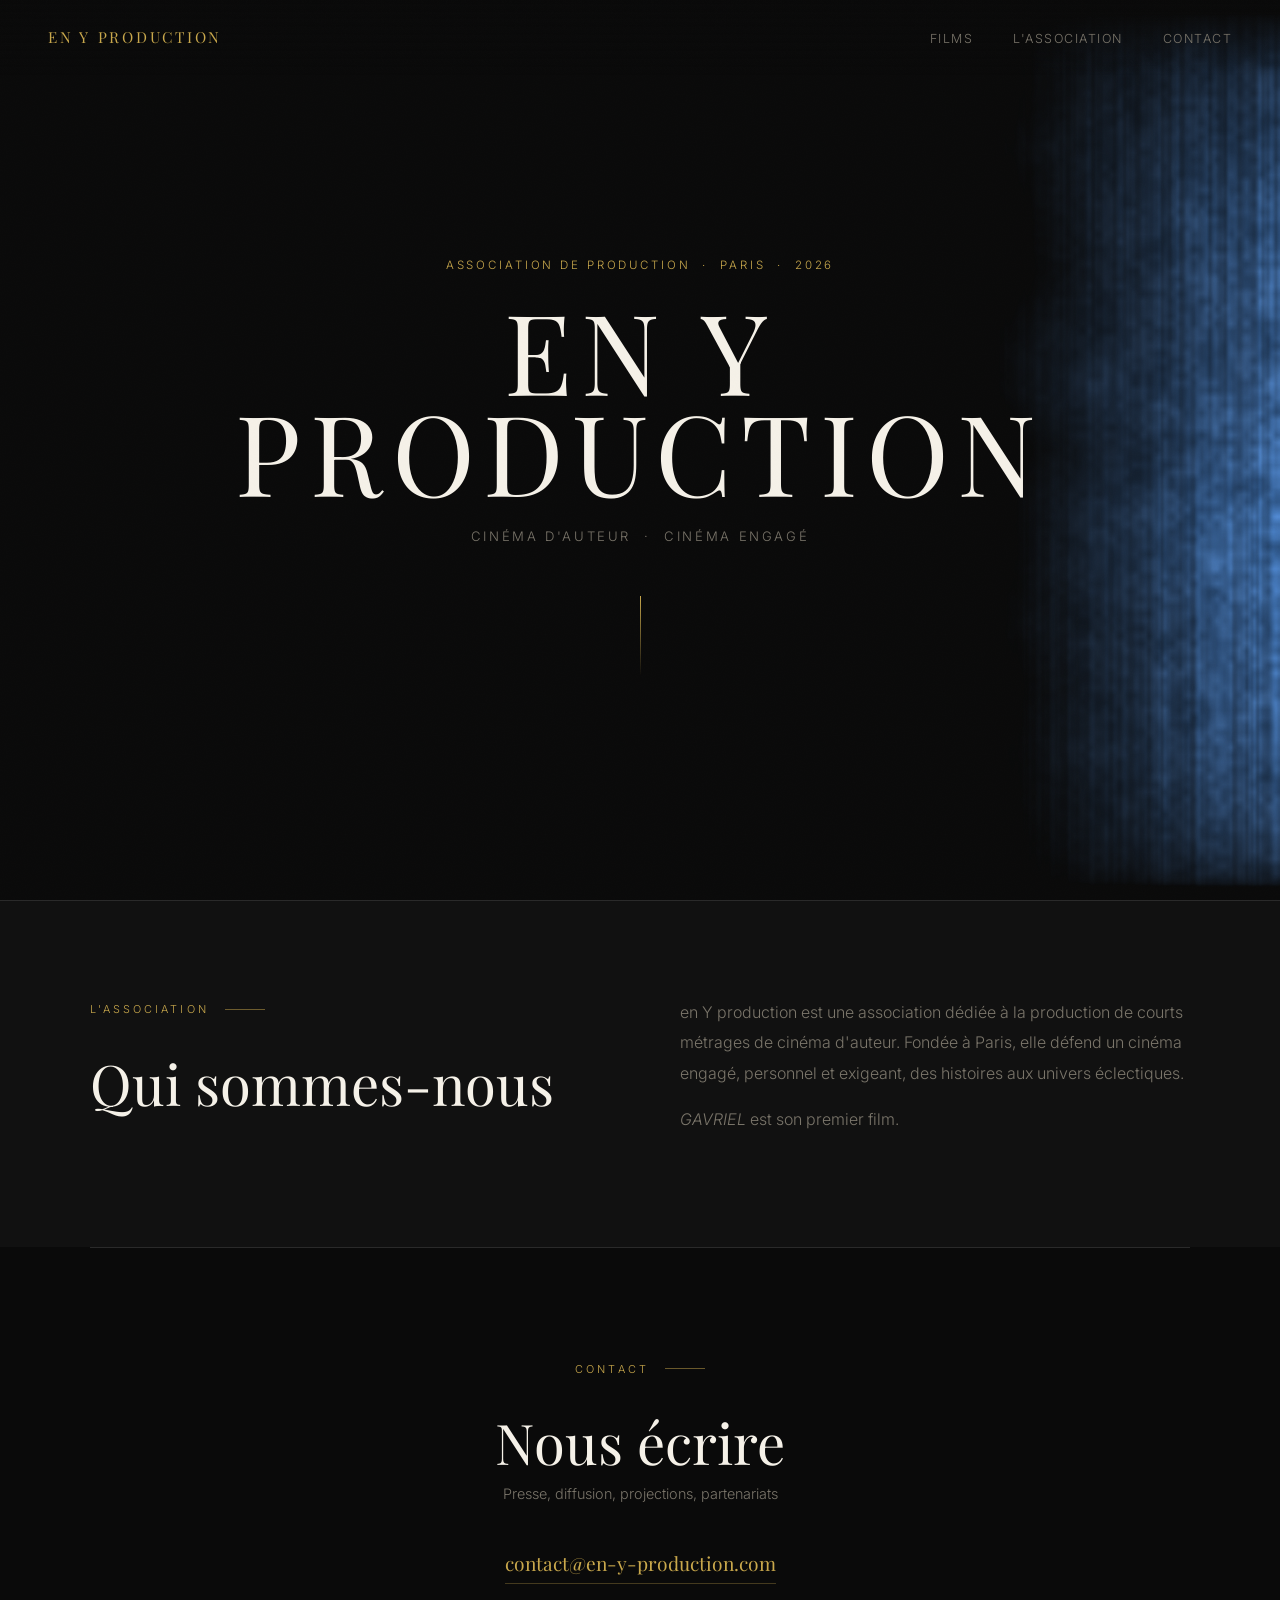
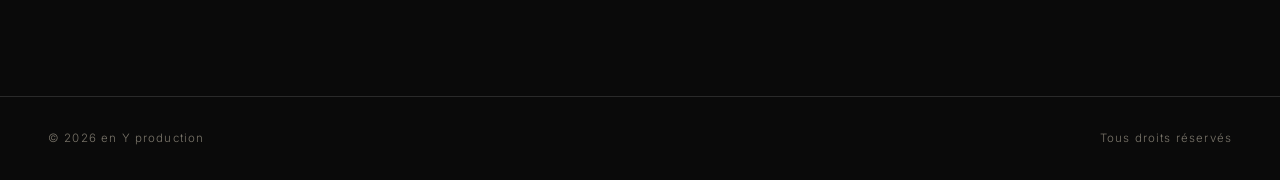
<file: index.html>
<!DOCTYPE html>
<html lang="fr">
<head>
  <meta charset="UTF-8" />
  <meta name="viewport" content="width=device-width, initial-scale=1.0" />
  <title>en Y production</title>
  <meta name="description" content="en Y production, association de production de courts métrages de cinéma d'auteur et engagé. Paris." />
  <link rel="preconnect" href="https://fonts.googleapis.com" />
  <link rel="preconnect" href="https://fonts.gstatic.com" crossorigin />
  <link href="https://fonts.googleapis.com/css2?family=Playfair+Display:ital,wght@0,400;0,500;1,400&family=Inter:wght@300;400&display=swap" rel="stylesheet" />
  <link rel="stylesheet" href="style.css" />
</head>
<body>

  <nav>
    <a href="index.html" class="nav-logo">en Y production</a>
    <ul class="nav-links">
      <li><a href="films.html">Films</a></li>
      <li><a href="index.html#association">L'Association</a></li>
      <li><a href="index.html#contact">Contact</a></li>
    </ul>
    <button class="nav-burger" aria-label="Menu" aria-expanded="false">
      <span></span><span></span><span></span>
    </button>
  </nav>
  <div class="nav-mobile-menu" aria-hidden="true">
    <ul>
      <li><a href="films.html">Films</a></li>
      <li><a href="index.html#association">L'Association</a></li>
      <li><a href="index.html#contact">Contact</a></li>
    </ul>
  </div>

  <!-- Hero -->
  <header id="hero">
    <p class="hero-tag">Association de production &nbsp;·&nbsp; Paris &nbsp;·&nbsp; 2026</p>
    <h1 class="hero-title" style="font-size:clamp(3rem,9vw,7rem);letter-spacing:0.08em;">en Y<br>production</h1>
    <p class="hero-subtitle">Cinéma d'auteur &nbsp;·&nbsp; Cinéma engagé</p>
    <div class="hero-line"></div>
  </header>

  <!-- Association -->
  <div id="association">
    <div class="asso-inner">
      <div class="reveal">
        <p class="section-label">L'Association</p>
        <h2>Qui sommes-nous</h2>
      </div>
      <div class="asso-text reveal">
        <p>
          en Y production est une association dédiée à la production de courts métrages
          de cinéma d'auteur. Fondée à Paris, elle défend un cinéma engagé, personnel
          et exigeant, des histoires aux univers éclectiques.
        </p>
        <p>
          <em>GAVRIEL</em> est son premier film.
        </p>
      </div>
    </div>
  </div>

  <!-- Contact -->
  <section id="contact">
    <div class="reveal">
      <p class="section-label" style="justify-content:center">Contact</p>
      <h2>Nous écrire</h2>
      <p class="contact-sub">Presse, diffusion, projections, partenariats</p>
      <a href="mailto:contact@en-y-production.com" class="contact-email">
        contact@en-y-production.com
      </a>
    </div>
  </section>

  <footer>
    <span>© 2026 en Y production</span>
    <span>Tous droits réservés</span>
  </footer>

  <script src="js/main.js"></script>
</body>
</html>
</file>
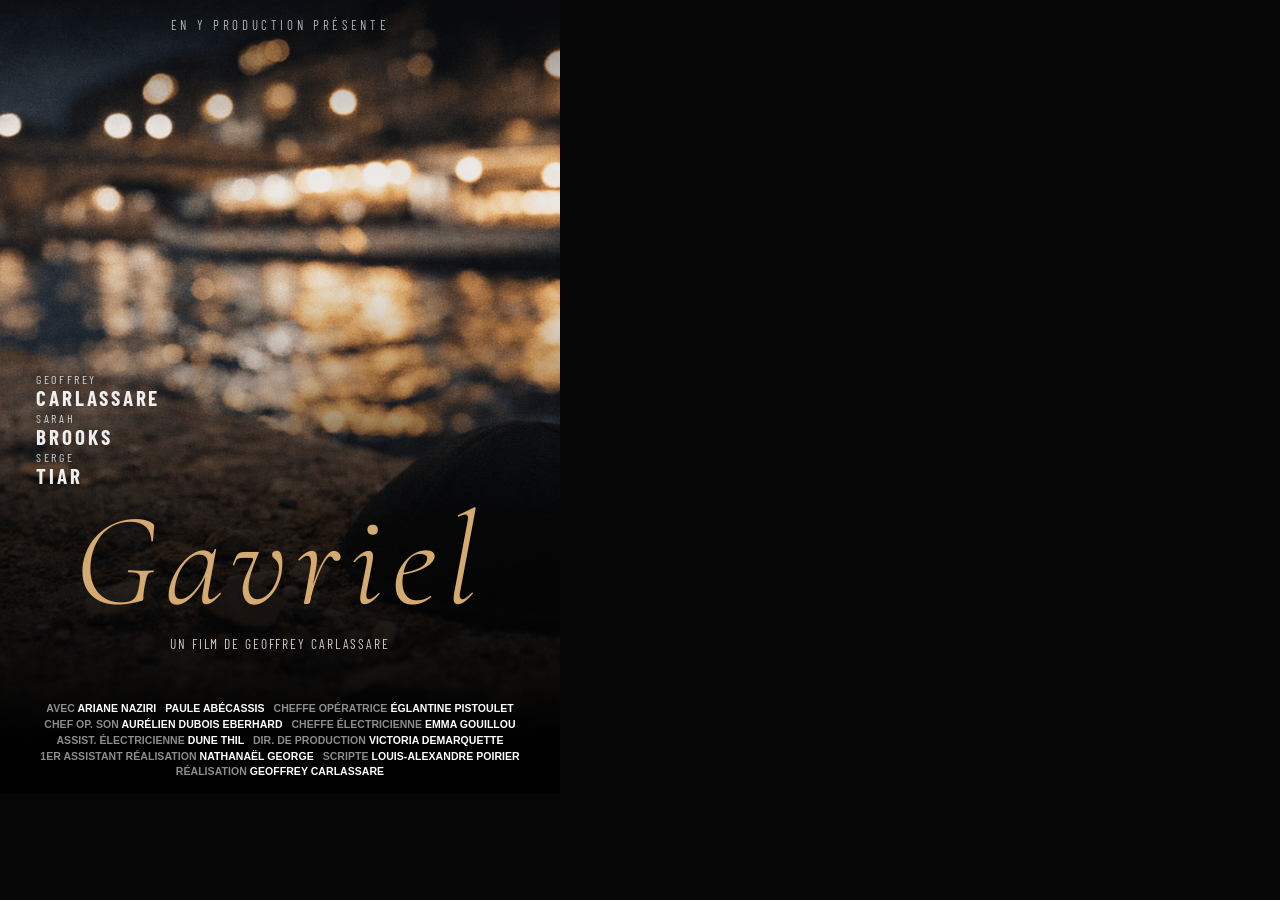
<file: affiche-gavriel.html>
<!DOCTYPE html>
<html lang="fr">
<head>
  <meta charset="UTF-8" />
  <title>Affiche — Gavriel</title>
  <link href="https://fonts.googleapis.com/css2?family=Bebas+Neue&family=Cormorant:ital,wght@1,300;1,400;1,700&family=Barlow+Condensed:ital,wght@0,300;0,400;0,500;0,600;0,700;1,300&display=swap" rel="stylesheet" />
  <style>
    @font-face {
      font-family: 'BeeTwo';
      src: url('[data-uri]') format('opentype');
      font-weight: normal;
    }
  </style>
  <style>
    * { margin: 0; padding: 0; box-sizing: border-box; }
    body { background: #060606; width: 560px; height: 794px; overflow: hidden; }

    .poster { position: relative; width: 560px; height: 794px; overflow: hidden; }

    .bg {
      position: absolute; inset: 0;
      background-image: url('images/kippah.png');
      background-size: cover;
      background-position: center 25%;
    }

    .overlay {
      position: absolute; inset: 0;
      background: linear-gradient(to bottom,
        rgba(2,2,2,0.48) 0%,
        rgba(2,2,2,0.04) 16%,
        rgba(2,2,2,0.00) 33%,
        rgba(2,2,2,0.22) 50%,
        rgba(2,2,2,0.78) 66%,
        rgba(2,2,2,1.00) 100%
      );
    }

    .content {
      position: relative; z-index: 10;
      height: 100%;
      display: flex;
      flex-direction: column;
    }

    /* ── TOP ── */
    .top {
      padding: 17px 28px 0;
      font-family: 'Barlow Condensed', sans-serif;
      font-size: 13px; font-weight: 400;
      letter-spacing: 0.28em; text-transform: uppercase;
      color: rgba(255,255,255,0.68);
      text-align: center;
    }

    .spacer { flex: 1; }

    /* ── CAST PRINCIPAL — gauche sur l'image ── */
    .cast-main {
      padding: 0 0 0 36px;
      margin-bottom: 14px;
    }

    .cast-item { margin-bottom: 3px; }

    .cast-first {
      display: block;
      font-family: 'Barlow Condensed', sans-serif;
      font-size: 12px; font-weight: 400;
      letter-spacing: 0.22em; text-transform: uppercase;
      color: rgba(255,255,255,0.78);
      margin-bottom: 1px;
    }

    .cast-last {
      display: block;
      font-family: 'Barlow Condensed', sans-serif;
      font-size: 21px; font-weight: 700;
      letter-spacing: 0.14em; text-transform: uppercase;
      color: rgba(255,255,255,0.92);
      line-height: 1;
    }

    /* Cast secondaire avec "et" */
    .cast-et {
      margin-top: 6px;
      display: flex;
      align-items: baseline;
      gap: 6px;
    }

    .cast-et-label {
      font-family: 'Barlow Condensed', sans-serif;
      font-size: 7px; font-weight: 300;
      font-style: italic;
      letter-spacing: 0.18em; text-transform: lowercase;
      color: rgba(255,255,255,0.38);
    }

    .cast-et-names {
      font-family: 'Barlow Condensed', sans-serif;
      font-size: 10px; font-weight: 500;
      letter-spacing: 0.16em; text-transform: uppercase;
      color: rgba(255,255,255,0.65);
    }

    .cast-et-sep {
      color: rgba(212,170,112,0.55);
      margin: 0 5px;
      font-weight: 300;
    }

    /* ── TITRE ── */
    .bottom { padding: 0 18px 142px; }

    .title {
      font-family: 'Cormorant', serif;
      font-style: italic;
      font-weight: 300;
      font-size: 132px;
      color: #d4aa70;
      letter-spacing: 0.07em;
      text-align: center;
      line-height: 0.88;
      margin-bottom: 16px;
    }

    .director {
      font-family: 'Barlow Condensed', sans-serif;
      font-size: 13.5px; font-weight: 400;
      letter-spacing: 0.14em; text-transform: uppercase;
      color: rgba(255,255,255,0.78);
      text-align: center;
      margin-bottom: 0;
    }

    /* ── BLOC CRÉDITS — collé en bas ── */
    .credits {
      position: absolute;
      bottom: 0;
      left: 0; right: 0;
      border-top: none;
      padding: 16px 2px 14px;
      z-index: 20;
      background: linear-gradient(to top, rgba(0,0,0,0.92) 0%, rgba(0,0,0,0.72) 55%, rgba(0,0,0,0) 100%);
    }

    .credits-row {
      font-family: 'Helvetica Neue', Arial, sans-serif;
      font-size: 10.5px; font-weight: 700;
      letter-spacing: 0.005em; text-transform: uppercase;
      color: #ffffff;
      text-align: center;
      line-height: 1.5;
      white-space: nowrap;
    }

    .credits-row .cat {
      font-weight: 700;
      color: rgba(255,255,255,0.55);
    }

    /* Bas de page : société + copyright */
    .footer-bar {
      display: flex;
      justify-content: space-between;
      align-items: center;
      padding: 5px 8px 14px;
    }

    .footer-prod {
      font-family: 'Barlow Condensed', sans-serif;
      font-size: 7px; font-weight: 500;
      letter-spacing: 0.22em; text-transform: uppercase;
      color: rgba(255,255,255,0.32);
    }

    .footer-copy {
      font-family: 'Barlow Condensed', sans-serif;
      font-size: 6px; font-weight: 300;
      letter-spacing: 0.08em;
      color: rgba(255,255,255,0.18);
    }
  </style>
</head>
<body>
  <div class="poster">
    <div class="bg"></div>
    <div class="overlay"></div>

    <div class="content">

      <p class="top">en Y production présente</p>

      <div class="spacer"></div>

      <!-- CAST PRINCIPAL : 3 noms, gauche -->
      <div class="cast-main">
        <div class="cast-item">
          <span class="cast-first">Geoffrey</span>
          <span class="cast-last">Carlassare</span>
        </div>
        <div class="cast-item">
          <span class="cast-first">Sarah</span>
          <span class="cast-last">Brooks</span>
        </div>
        <div class="cast-item">
          <span class="cast-first">Serge</span>
          <span class="cast-last">Tiar</span>
        </div>
      </div>

      <!-- TITRE + RÉALISATEUR -->
      <div class="bottom">
        <h1 class="title">Gavriel</h1>
        <p class="director">Un film de Geoffrey Carlassare</p>
      </div>

    </div>

    <!-- CRÉDITS — collés en bas, hors du flux -->
    <div class="credits">
      <p class="credits-row">
        <span class="cat">Avec</span> Ariane Naziri&nbsp;&nbsp;&nbsp;Paule Abécassis&nbsp;&nbsp;&nbsp;<span class="cat">Cheffe opératrice</span> Églantine Pistoulet
      </p>
      <p class="credits-row">
        <span class="cat">Chef op. son</span> Aurélien Dubois Eberhard&nbsp;&nbsp;&nbsp;<span class="cat">Cheffe électricienne</span> Emma Gouillou
      </p>
      <p class="credits-row">
        <span class="cat">Assist. électricienne</span> Dune Thil&nbsp;&nbsp;&nbsp;<span class="cat">Dir. de production</span> Victoria Demarquette
      </p>
      <p class="credits-row">
        <span class="cat">1er assistant réalisation</span> Nathanaël George&nbsp;&nbsp;&nbsp;<span class="cat">Scripte</span> Louis-Alexandre Poirier
      </p>
      <p class="credits-row">
        <span class="cat">Réalisation</span> Geoffrey Carlassare
      </p>
    </div>

    </div>
  </div>
</body>
</html>
</file>
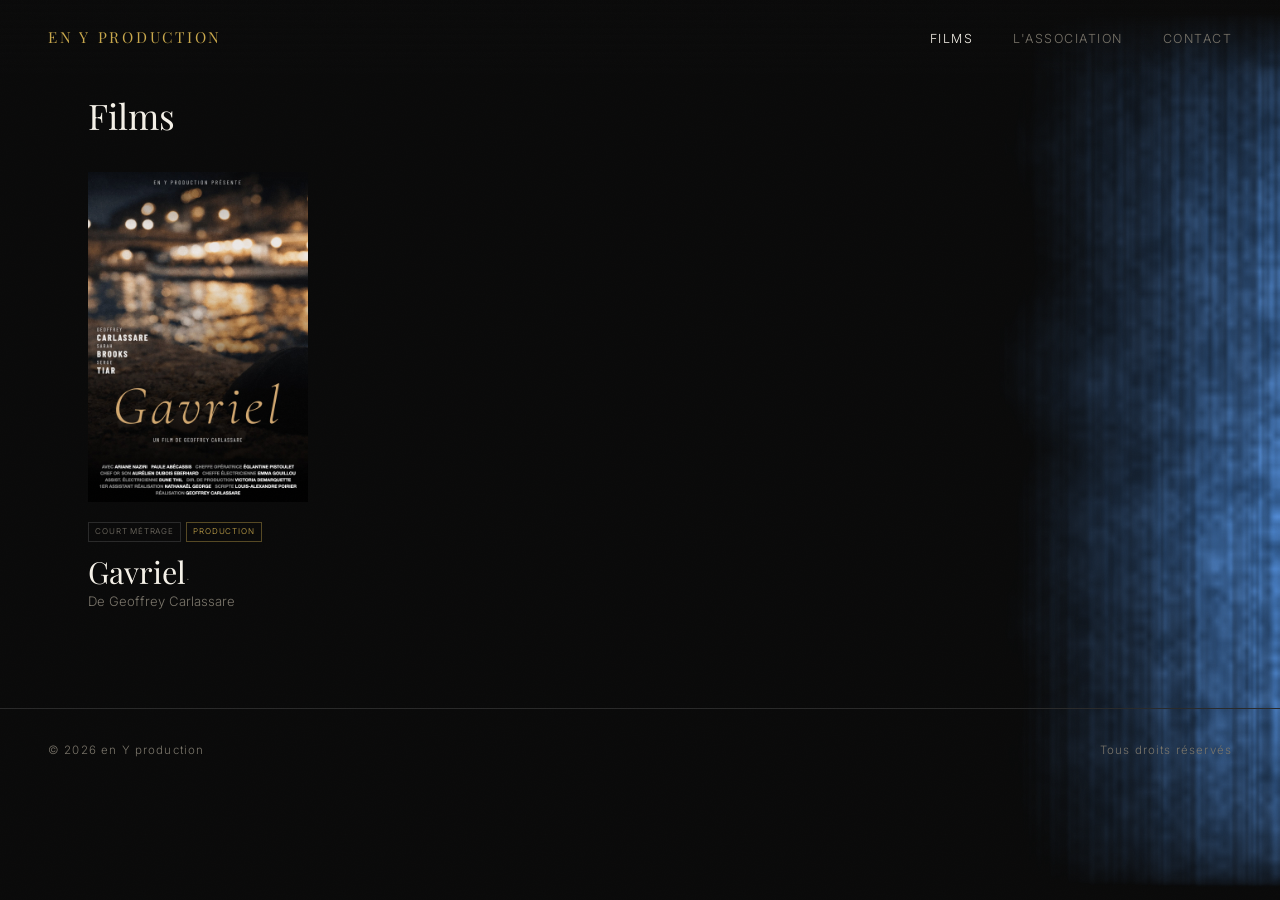
<file: films.html>
<!DOCTYPE html>
<html lang="fr">
<head>
  <meta charset="UTF-8" />
  <meta name="viewport" content="width=device-width, initial-scale=1.0" />
  <title>Films · en Y production</title>
  <link rel="preconnect" href="https://fonts.googleapis.com" />
  <link rel="preconnect" href="https://fonts.gstatic.com" crossorigin />
  <link href="https://fonts.googleapis.com/css2?family=Playfair+Display:ital,wght@0,400;0,500;1,400&family=Inter:wght@300;400;500&display=swap" rel="stylesheet" />
  <link rel="stylesheet" href="style.css" />
</head>
<body>

  <nav>
    <a href="index.html" class="nav-logo">en Y production</a>
    <ul class="nav-links">
      <li><a href="films.html" style="color:var(--white)">Films</a></li>
      <li><a href="index.html#association">L'Association</a></li>
      <li><a href="index.html#contact">Contact</a></li>
    </ul>
    <button class="nav-burger" aria-label="Menu" aria-expanded="false">
      <span></span><span></span><span></span>
    </button>
  </nav>
  <div class="nav-mobile-menu" aria-hidden="true">
    <ul>
      <li><a href="films.html">Films</a></li>
      <li><a href="index.html#association">L'Association</a></li>
      <li><a href="index.html#contact">Contact</a></li>
    </ul>
  </div>

  <div class="films-page">
    <h2 class="films-heading reveal">Films</h2>

    <div class="films-grid reveal">

      <a href="gavriel.html" class="film-thumb">
        <div class="film-thumb-poster">
          <img src="images/poster-gavriel.jpg" alt="Affiche du film Gavriel" />
        </div>
        <div class="film-thumb-info">
          <div class="film-thumb-tags">
            <span class="film-tag">Court métrage</span>
            <span class="film-tag film-tag-gold">Production</span>
          </div>
          <p class="film-thumb-title-row">
            <span class="film-thumb-title">Gavriel</span><span class="film-thumb-sep"> · </span><span class="film-thumb-director">De Geoffrey Carlassare</span>
          </p>
        </div>
      </a>

    </div>
  </div>

  <footer>
    <span>© 2026 en Y production</span>
    <span>Tous droits réservés</span>
  </footer>

  <script src="js/main.js"></script>
</body>
</html>
</file>
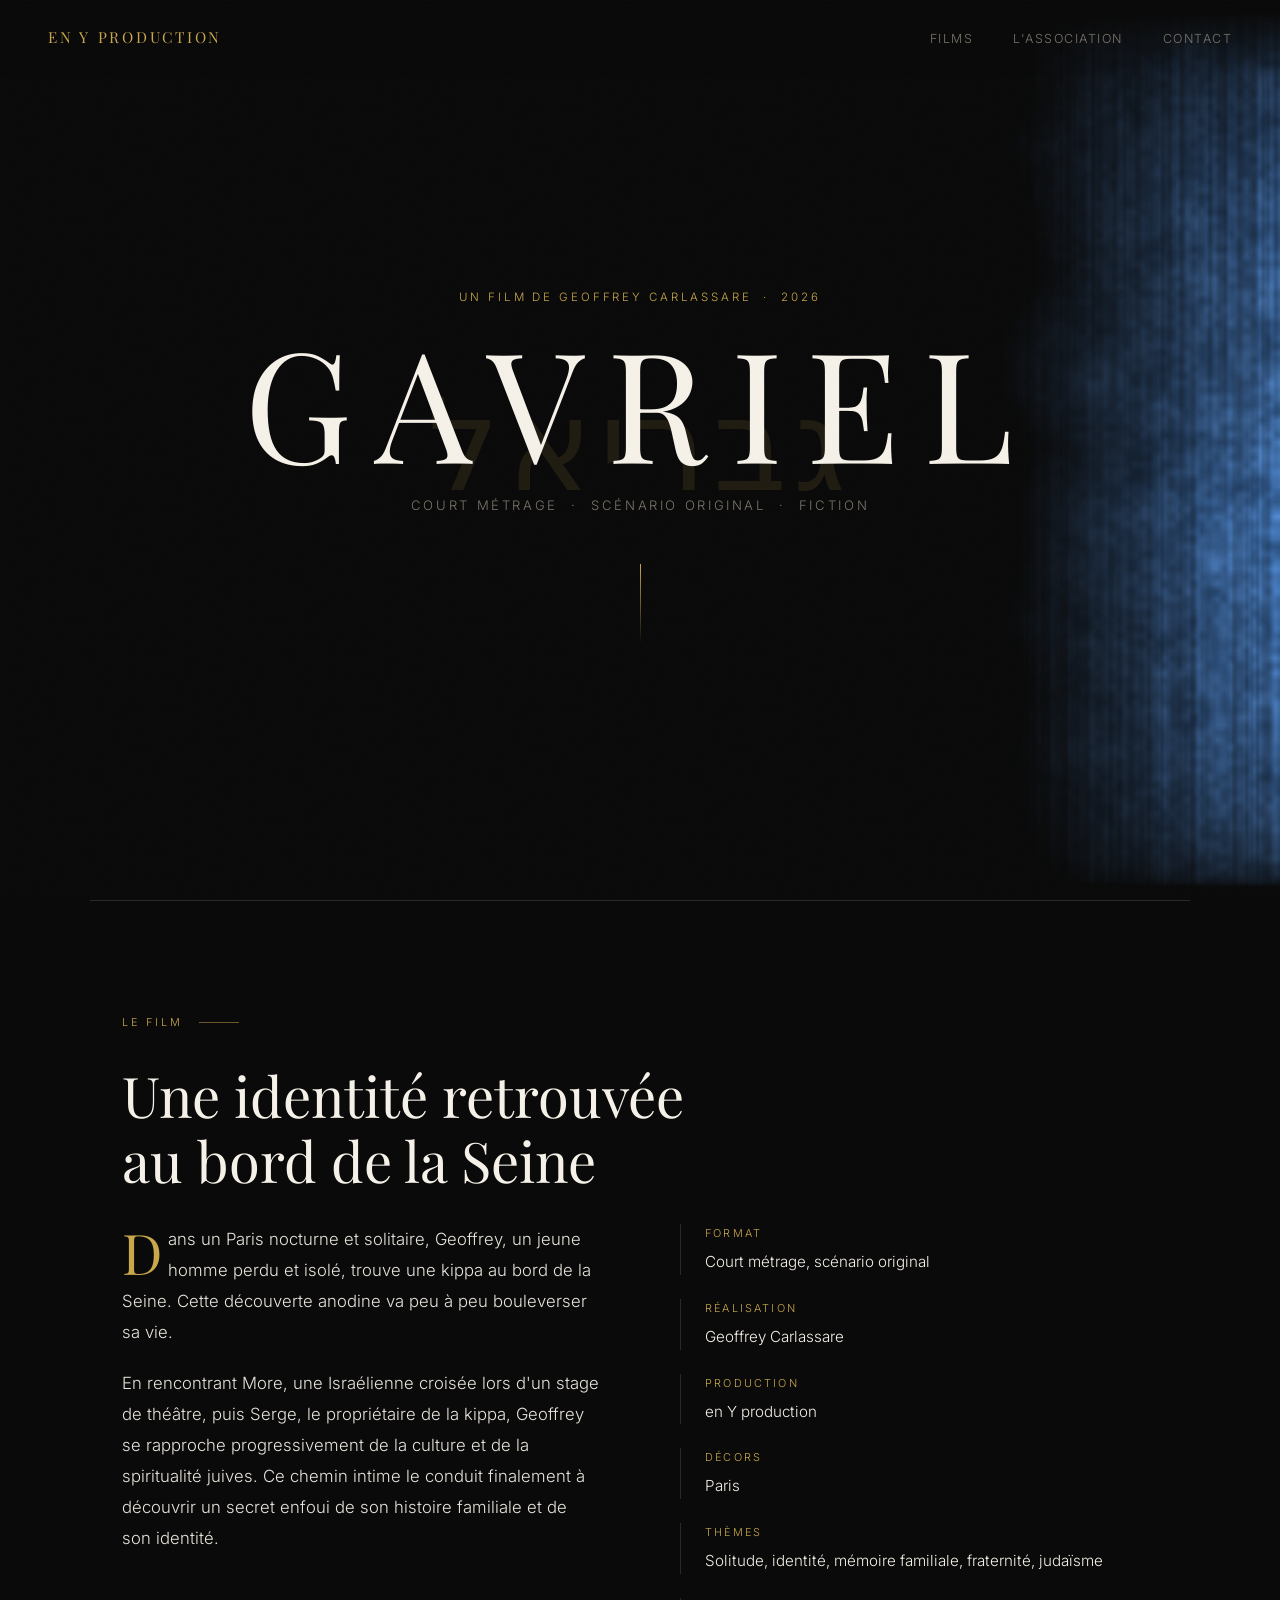
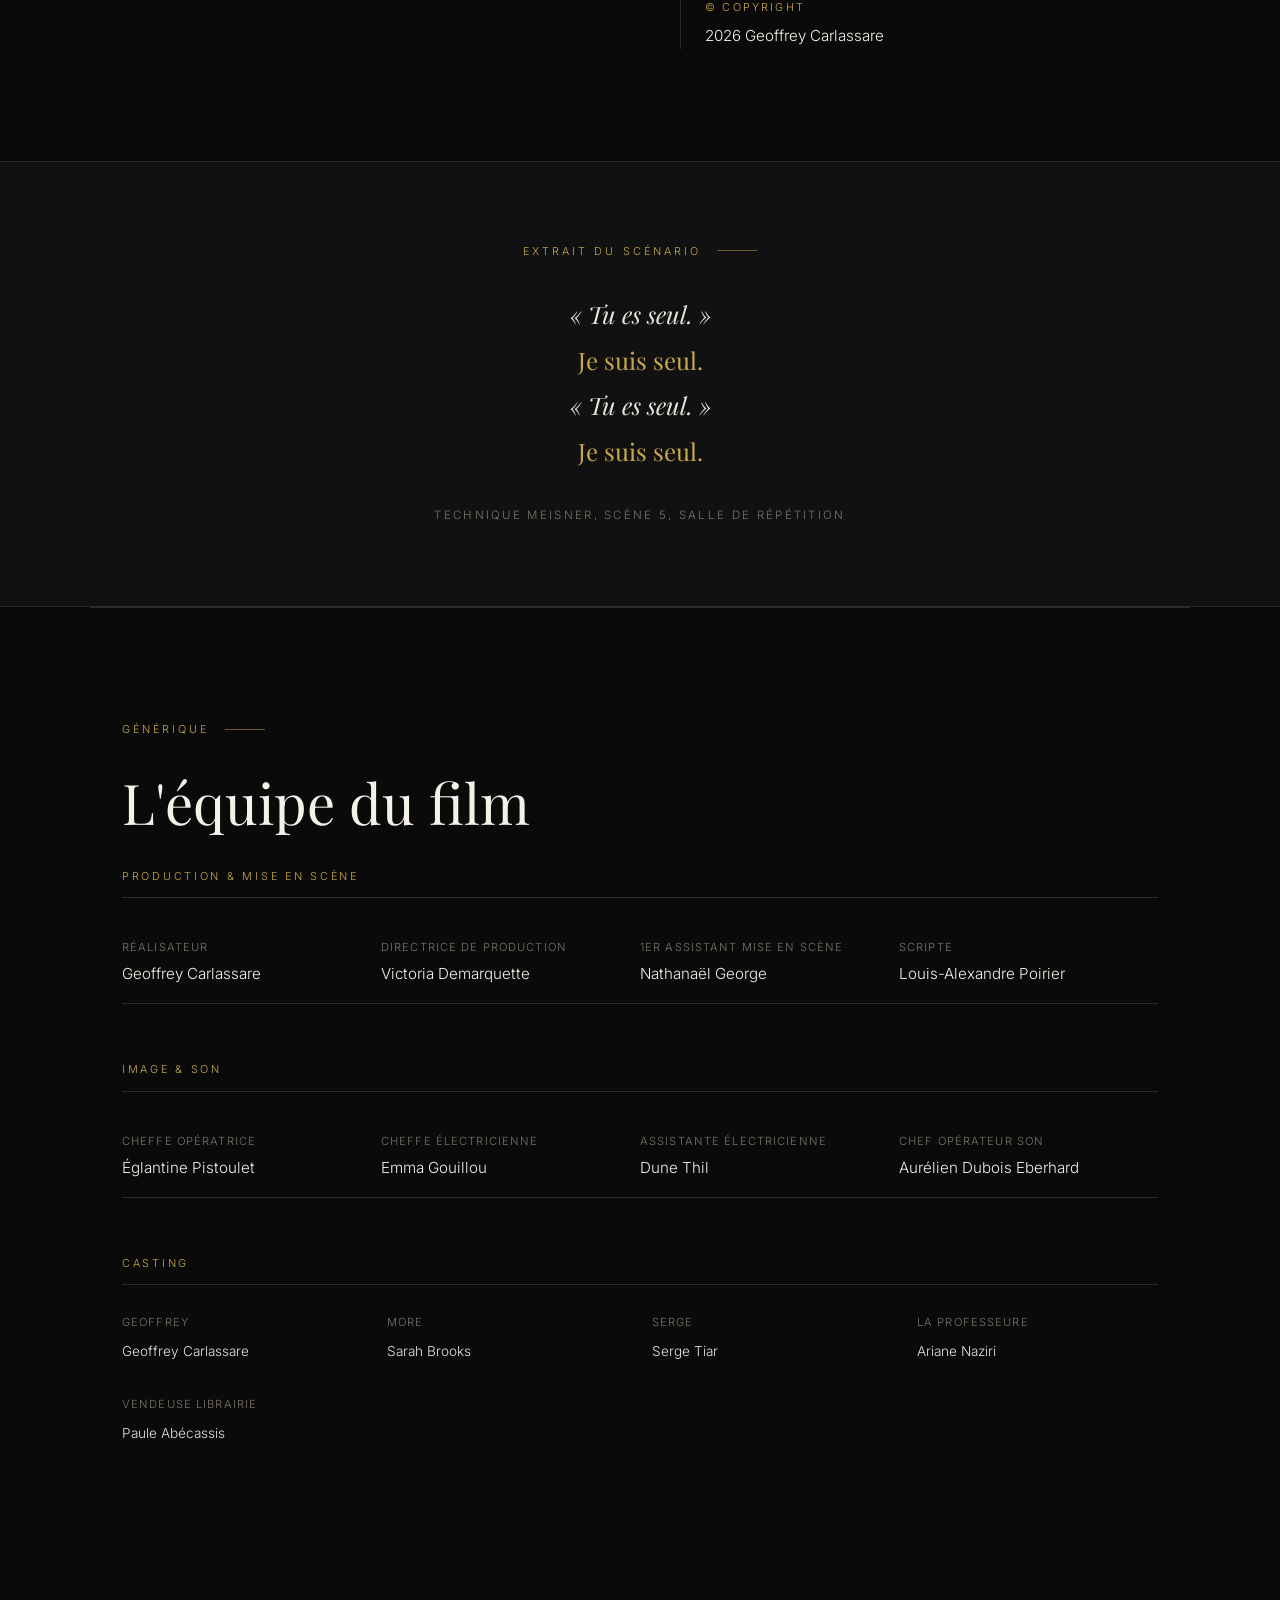
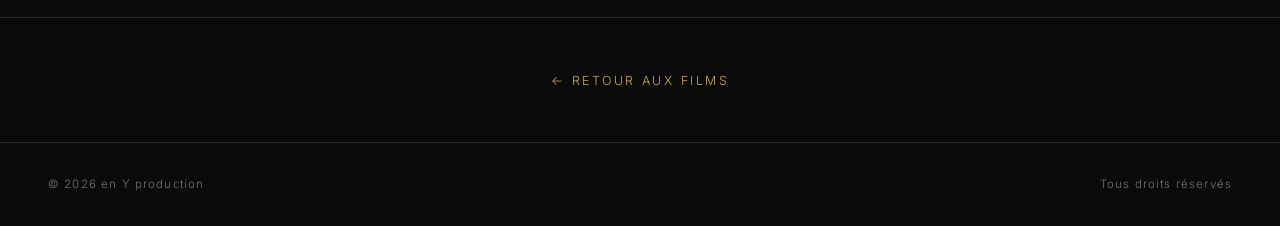
<file: gavriel.html>
<!DOCTYPE html>
<html lang="fr">
<head>
  <meta charset="UTF-8" />
  <meta name="viewport" content="width=device-width, initial-scale=1.0" />
  <title>Gavriel · en Y production</title>
  <link rel="preconnect" href="https://fonts.googleapis.com" />
  <link rel="preconnect" href="https://fonts.gstatic.com" crossorigin />
  <link href="https://fonts.googleapis.com/css2?family=Playfair+Display:ital,wght@0,400;0,500;1,400&family=Inter:wght@300;400&display=swap" rel="stylesheet" />
  <link rel="stylesheet" href="style.css" />
</head>
<body>

  <nav>
    <a href="index.html" class="nav-logo">en Y production</a>
    <ul class="nav-links">
      <li><a href="films.html">Films</a></li>
      <li><a href="index.html#association">L'Association</a></li>
      <li><a href="index.html#contact">Contact</a></li>
    </ul>
    <button class="nav-burger" aria-label="Menu" aria-expanded="false">
      <span></span><span></span><span></span>
    </button>
  </nav>
  <div class="nav-mobile-menu" aria-hidden="true">
    <ul>
      <li><a href="films.html">Films</a></li>
      <li><a href="index.html#association">L'Association</a></li>
      <li><a href="index.html#contact">Contact</a></li>
    </ul>
  </div>

  <!-- Hero film -->
  <header id="hero">
    <div class="hero-hebrew" aria-hidden="true">גבריאל</div>
    <p class="hero-tag">Un film de Geoffrey Carlassare &nbsp;·&nbsp; 2026</p>
    <h1 class="hero-title">Gavriel</h1>
    <p class="hero-subtitle">Court métrage &nbsp;·&nbsp; Scénario original &nbsp;·&nbsp; Fiction</p>
    <div class="hero-line"></div>
  </header>

  <!-- Synopsis -->
  <section id="synopsis">
    <div class="reveal">
      <p class="section-label">Le Film</p>
      <h2>Une identité retrouvée<br>au bord de la Seine</h2>
    </div>

    <div class="synopsis-grid">
      <div class="synopsis-text reveal">
        <p>
          Dans un Paris nocturne et solitaire, Geoffrey, un jeune homme perdu et isolé,
          trouve une kippa au bord de la Seine. Cette découverte anodine va peu à peu
          bouleverser sa vie.
        </p>
        <p>
          En rencontrant More, une Israélienne croisée lors d'un stage de théâtre, puis Serge,
          le propriétaire de la kippa, Geoffrey se rapproche progressivement de la culture et de
          la spiritualité juives. Ce chemin intime le conduit finalement à découvrir un secret
          enfoui de son histoire familiale et de son identité.
        </p>
      </div>

      <div class="synopsis-info reveal">
        <div class="info-block">
          <div class="label">Format</div>
          <div class="value">Court métrage, scénario original</div>
        </div>
        <div class="info-block">
          <div class="label">Réalisation</div>
          <div class="value">Geoffrey Carlassare</div>
        </div>
        <div class="info-block">
          <div class="label">Production</div>
          <div class="value">en Y production</div>
        </div>
        <div class="info-block">
          <div class="label">Décors</div>
          <div class="value">Paris</div>
        </div>
        <div class="info-block">
          <div class="label">Thèmes</div>
          <div class="value">Solitude, identité, mémoire familiale, fraternité, judaïsme</div>
        </div>
        <div class="info-block">
          <div class="label">© Copyright</div>
          <div class="value">2026 Geoffrey Carlassare</div>
        </div>
      </div>
    </div>
  </section>

  <!-- Extrait -->
  <div id="scene">
    <div class="scene-inner reveal">
      <p class="section-label" style="justify-content:center">Extrait du scénario</p>
      <blockquote class="scene-quote">
        « Tu es seul. »<br>
        <em>Je suis seul.</em><br>
        « Tu es seul. »<br>
        <em>Je suis seul.</em>
      </blockquote>
      <p class="scene-attr">Technique Meisner, scène 5, salle de répétition</p>
    </div>
  </div>

  <!-- Équipe -->
  <section id="equipe">
    <div class="reveal">
      <p class="section-label">Générique</p>
      <h2>L'équipe du film</h2>
    </div>

    <div class="team-group reveal">
      <div class="team-group-title">Production &amp; Mise en scène</div>
      <div class="team-grid">
        <div class="team-member">
          <span class="role">Réalisateur</span>
          <span class="name">Geoffrey Carlassare</span>
        </div>
        <div class="team-member">
          <span class="role">Directrice de production</span>
          <span class="name">Victoria Demarquette</span>
        </div>
        <div class="team-member">
          <span class="role">1er assistant mise en scène</span>
          <span class="name">Nathanaël George</span>
        </div>
        <div class="team-member">
          <span class="role">Scripte</span>
          <span class="name">Louis-Alexandre Poirier</span>
        </div>
      </div>
    </div>

    <div class="team-group reveal">
      <div class="team-group-title">Image &amp; Son</div>
      <div class="team-grid">
        <div class="team-member">
          <span class="role">Cheffe opératrice</span>
          <span class="name">Églantine Pistoulet</span>
        </div>
        <div class="team-member">
          <span class="role">Cheffe électricienne</span>
          <span class="name">Emma Gouillou</span>
        </div>
        <div class="team-member">
          <span class="role">Assistante électricienne</span>
          <span class="name">Dune Thil</span>
        </div>
        <div class="team-member">
          <span class="role">Chef opérateur son</span>
          <span class="name">Aurélien Dubois Eberhard</span>
        </div>
      </div>
    </div>

    <div class="team-group reveal">
      <div class="team-group-title">Casting</div>
      <div class="cast-grid">
        <div class="cast-card">
          <div class="character">Geoffrey</div>
          <div class="actor">Geoffrey Carlassare</div>
        </div>
        <div class="cast-card">
          <div class="character">More</div>
          <div class="actor">Sarah Brooks</div>
        </div>
        <div class="cast-card">
          <div class="character">Serge</div>
          <div class="actor">Serge Tiar</div>
        </div>
        <div class="cast-card">
          <div class="character">La Professeure</div>
          <div class="actor">Ariane Naziri</div>
        </div>
        <div class="cast-card">
          <div class="character">Vendeuse librairie</div>
          <div class="actor">Paule Abécassis</div>
        </div>
      </div>
    </div>
  </section>

  <!-- Retour films -->
  <div style="text-align:center;padding:3rem 2rem;border-top:1px solid var(--border)">
    <a href="films.html" style="font-size:0.78rem;letter-spacing:0.2em;text-transform:uppercase;color:var(--gold);text-decoration:none;">← Retour aux films</a>
  </div>

  <footer>
    <span>© 2026 en Y production</span>
    <span>Tous droits réservés</span>
  </footer>

  <script src="js/main.js"></script>
</body>
</html>
</file>
<file: style.css>
/* ── Reset & Base ── */
*, *::before, *::after { box-sizing: border-box; margin: 0; padding: 0; }

:root {
  --black:   #0a0a0a;
  --dark:    #111111;
  --mid:     #1c1c1c;
  --border:  #2a2a2a;
  --text:    #e8e4dc;
  --muted:   #7a756a;
  --gold:    #c9a84c;
  --gold-lt: #e2c97e;
  --white:   #f5f1e8;
}

html { scroll-behavior: smooth; font-size: 16px; }

body {
  background-color: var(--black);
  background-image: url('images/paint-trace.png');
  background-repeat: no-repeat;
  background-position: right top;
  background-size: auto 100vh;
  background-attachment: fixed;
  color: var(--text);
  font-family: 'Inter', 'Helvetica Neue', sans-serif;
  font-weight: 300;
  line-height: 1.7;
  overflow-x: hidden;
}

/* ── Film Grain ── */
body::before {
  content: '';
  position: fixed;
  inset: 0;
  background-image: url("data:image/svg+xml,%3Csvg viewBox='0 0 200 200' xmlns='http://www.w3.org/2000/svg'%3E%3Cfilter id='noise'%3E%3CfeTurbulence type='fractalNoise' baseFrequency='0.9' numOctaves='4' stitchTiles='stitch'/%3E%3C/filter%3E%3Crect width='100%25' height='100%25' filter='url(%23noise)' opacity='0.04'/%3E%3C/svg%3E");
  background-size: 200px 200px;
  pointer-events: none;
  z-index: 9999;
  opacity: 0.35;
  animation: grain 0.8s steps(2) infinite;
}

@keyframes grain {
  0%,100% { transform: translate(0,0); }
  10% { transform: translate(-2%,-3%); }
  20% { transform: translate(3%,1%); }
  30% { transform: translate(-1%,4%); }
  40% { transform: translate(4%,-2%); }
  50% { transform: translate(-3%,2%); }
  60% { transform: translate(2%,-4%); }
  70% { transform: translate(-4%,3%); }
  80% { transform: translate(1%,-1%); }
  90% { transform: translate(3%,4%); }
}

/* ── Navigation ── */
nav {
  position: fixed;
  top: 0; left: 0; right: 0;
  z-index: 100;
  padding: 1.5rem 3rem;
  display: flex;
  align-items: center;
  justify-content: space-between;
  background: linear-gradient(to bottom, rgba(10,10,10,0.95) 0%, transparent 100%);
  transition: background 0.4s;
}

nav.scrolled {
  background: rgba(10,10,10,0.97);
  border-bottom: 1px solid var(--border);
}

.nav-logo {
  font-family: 'Playfair Display', Georgia, serif;
  font-size: 0.95rem;
  letter-spacing: 0.18em;
  text-transform: uppercase;
  color: var(--gold);
  text-decoration: none;
}

.nav-links {
  display: flex;
  gap: 2.5rem;
  list-style: none;
}

.nav-links a {
  color: var(--muted);
  text-decoration: none;
  font-size: 0.78rem;
  letter-spacing: 0.12em;
  text-transform: uppercase;
  transition: color 0.3s;
}

.nav-links a:hover { color: var(--white); }

/* ── Hero ── */
#hero {
  min-height: 100vh;
  display: flex;
  flex-direction: column;
  align-items: center;
  justify-content: center;
  text-align: center;
  position: relative;
  padding: 6rem 2rem 4rem;
}

.hero-hebrew {
  font-size: clamp(4rem, 10vw, 8rem);
  color: rgba(201,168,76,0.12);
  font-family: 'Playfair Display', Georgia, serif;
  line-height: 1;
  letter-spacing: 0.05em;
  position: absolute;
  top: 50%;
  left: 50%;
  transform: translate(-50%, -60%);
  user-select: none;
  pointer-events: none;
  white-space: nowrap;
}

.hero-tag {
  font-size: 0.72rem;
  letter-spacing: 0.25em;
  text-transform: uppercase;
  color: var(--gold);
  margin-bottom: 1.5rem;
  opacity: 0;
  animation: fadeUp 1s 0.3s forwards;
}

.hero-title {
  font-family: 'Playfair Display', Georgia, serif;
  font-size: clamp(4.5rem, 12vw, 10rem);
  font-weight: 400;
  letter-spacing: 0.15em;
  line-height: 0.9;
  color: var(--white);
  text-transform: uppercase;
  opacity: 0;
  animation: fadeUp 1.2s 0.5s forwards;
}

.hero-subtitle {
  margin-top: 1.5rem;
  font-size: 0.82rem;
  letter-spacing: 0.2em;
  color: var(--muted);
  text-transform: uppercase;
  opacity: 0;
  animation: fadeUp 1s 0.9s forwards;
}

.hero-line {
  width: 1px;
  height: 80px;
  background: linear-gradient(to bottom, var(--gold), transparent);
  margin: 3rem auto 0;
  opacity: 0;
  animation: fadeUp 1s 1.2s forwards;
}

@keyframes fadeUp {
  from { opacity: 0; transform: translateY(20px); }
  to   { opacity: 1; transform: translateY(0); }
}

/* ── Sections générales ── */
section {
  padding: 7rem 2rem;
  max-width: 1100px;
  margin: 0 auto;
}

.section-label {
  font-size: 0.68rem;
  letter-spacing: 0.28em;
  text-transform: uppercase;
  color: var(--gold);
  margin-bottom: 2rem;
  display: flex;
  align-items: center;
  gap: 1rem;
}

.section-label::after {
  content: '';
  display: block;
  width: 40px;
  height: 1px;
  background: var(--gold);
  opacity: 0.5;
}

h2 {
  font-family: 'Playfair Display', Georgia, serif;
  font-size: clamp(2rem, 5vw, 3.5rem);
  font-weight: 400;
  color: var(--white);
  line-height: 1.15;
  margin-bottom: 2rem;
}

/* ── Synopsis ── */
#synopsis {
  border-top: 1px solid var(--border);
}

.synopsis-grid {
  display: grid;
  grid-template-columns: 1fr 1fr;
  gap: 5rem;
  align-items: start;
}

.synopsis-text p {
  font-size: 1.05rem;
  color: var(--text);
  line-height: 1.85;
  margin-bottom: 1.2rem;
}

.synopsis-text p:first-child::first-letter {
  font-family: 'Playfair Display', Georgia, serif;
  font-size: 3.5rem;
  line-height: 0.8;
  float: left;
  margin-right: 0.1em;
  margin-top: 0.1em;
  color: var(--gold);
}

.synopsis-info {
  display: flex;
  flex-direction: column;
  gap: 1.5rem;
}

.info-block {
  border-left: 1px solid var(--border);
  padding-left: 1.5rem;
}

.info-block .label {
  font-size: 0.68rem;
  letter-spacing: 0.2em;
  text-transform: uppercase;
  color: var(--gold);
  margin-bottom: 0.4rem;
}

.info-block .value {
  font-size: 0.95rem;
  color: var(--white);
}

/* ── Scène ── */
#scene {
  background: var(--dark);
  max-width: 100%;
  padding: 5rem 2rem;
  border-top: 1px solid var(--border);
  border-bottom: 1px solid var(--border);
}

.scene-inner {
  max-width: 700px;
  margin: 0 auto;
  text-align: center;
}

.scene-quote {
  font-family: 'Playfair Display', Georgia, serif;
  font-size: clamp(1.1rem, 2.5vw, 1.5rem);
  font-style: italic;
  color: var(--text);
  line-height: 1.9;
  margin-bottom: 2rem;
}

.scene-quote em {
  color: var(--gold);
  font-style: normal;
}

.scene-attr {
  font-size: 0.72rem;
  letter-spacing: 0.2em;
  text-transform: uppercase;
  color: var(--muted);
}

/* ── Équipe ── */
#equipe {
  border-top: 1px solid var(--border);
}

.team-group {
  margin-bottom: 3.5rem;
}

.team-group-title {
  font-size: 0.68rem;
  letter-spacing: 0.25em;
  text-transform: uppercase;
  color: var(--gold);
  padding-bottom: 0.75rem;
  border-bottom: 1px solid var(--border);
  margin-bottom: 1.5rem;
}

.team-grid {
  display: grid;
  grid-template-columns: repeat(auto-fill, minmax(220px, 1fr));
  gap: 0;
}

.team-member {
  padding: 1rem 0;
  border-bottom: 1px solid var(--border);
  display: flex;
  flex-direction: column;
  gap: 0.25rem;
}

.team-member .role {
  font-size: 0.7rem;
  letter-spacing: 0.1em;
  color: var(--muted);
  text-transform: uppercase;
}

.team-member .name {
  font-size: 0.95rem;
  color: var(--white);
}

/* ── Page Films ── */
.films-page {
  padding: 6rem 3rem 6rem;
  max-width: 1200px;
  margin: 0 auto;
}

.films-heading {
  font-family: 'Playfair Display', Georgia, serif;
  font-size: clamp(1.6rem, 3.5vw, 2.2rem);
  font-weight: 400;
  color: var(--white);
  margin-bottom: 2.25rem;
}

.films-grid {
  display: grid;
  grid-template-columns: repeat(auto-fill, minmax(170px, 220px));
  gap: 2.5rem 2rem;
}

.film-thumb {
  text-decoration: none;
  display: block;
}

.film-thumb-poster {
  aspect-ratio: 2/3;
  background: var(--mid);
  display: flex;
  align-items: center;
  justify-content: center;
  position: relative;
  overflow: hidden;
  margin-bottom: 1.2rem;
}

.film-thumb-poster img {
  width: 100%;
  height: 100%;
  object-fit: cover;
  display: block;
  transition: transform 0.5s ease;
}

.film-thumb:hover .film-thumb-poster img { transform: scale(1.03); }

.film-thumb-hebrew {
  font-family: 'Playfair Display', Georgia, serif;
  font-size: clamp(3rem, 5vw, 5rem);
  color: rgba(201,168,76,0.18);
  user-select: none;
  pointer-events: none;
  transition: color 0.4s;
}

.film-thumb:hover .film-thumb-hebrew { color: rgba(201,168,76,0.35); }

.film-thumb-info {
  display: flex;
  flex-direction: column;
  gap: 0.5rem;
}

.film-thumb-tags {
  display: flex;
  gap: 0.3rem;
  flex-wrap: nowrap;
  margin-bottom: 0.3rem;
}

.film-tag {
  font-size: 0.5rem;
  letter-spacing: 0.1em;
  text-transform: uppercase;
  color: var(--muted);
  border: 1px solid var(--border);
  padding: 0.15rem 0.4rem;
  white-space: nowrap;
}

.film-tag-gold {
  color: var(--gold);
  border-color: rgba(201,168,76,0.4);
}

.film-thumb-title {
  font-family: 'Playfair Display', Georgia, serif;
  font-size: clamp(1.4rem, 2.5vw, 1.9rem);
  font-weight: 400;
  color: var(--white);
  line-height: 1.15;
  transition: color 0.3s;
}

.film-thumb:hover .film-thumb-title { color: var(--gold-lt); }

.film-thumb-title-row {
  display: flex;
  align-items: baseline;
  flex-wrap: wrap;
  gap: 0;
  margin: 0;
}

.film-thumb-sep {
  font-size: 0.82rem;
  color: var(--muted);
}

.film-thumb-director {
  font-size: 0.82rem;
  color: var(--muted);
  font-weight: 300;
}

@media (max-width: 768px) {
  .films-grid { grid-template-columns: 1fr; gap: 3rem; }
  .films-page { padding: 5rem 1.5rem 4rem; }
}

/* ── Film Card ── */
.film-card {
  border: 1px solid var(--border);
  margin-top: 3rem;
  overflow: hidden;
}

.film-card-header {
  background: var(--mid);
  padding: 3rem;
  position: relative;
  overflow: hidden;
}

.film-hebrew {
  position: absolute;
  top: 50%;
  right: 2rem;
  transform: translateY(-50%);
  font-size: clamp(4rem, 8vw, 7rem);
  color: rgba(201,168,76,0.08);
  font-family: 'Playfair Display', Georgia, serif;
  user-select: none;
  pointer-events: none;
  line-height: 1;
}

.film-card-meta {
  display: flex;
  align-items: center;
  gap: 1.5rem;
  margin-bottom: 1rem;
}

.film-year {
  font-size: 0.72rem;
  letter-spacing: 0.2em;
  color: var(--gold);
  font-weight: 400;
}

.film-type {
  font-size: 0.72rem;
  letter-spacing: 0.1em;
  color: var(--muted);
  text-transform: uppercase;
}

.film-card-title {
  font-family: 'Playfair Display', Georgia, serif;
  font-size: clamp(2.5rem, 6vw, 4.5rem);
  font-weight: 400;
  color: var(--white);
  letter-spacing: 0.1em;
  text-transform: uppercase;
  line-height: 1;
  margin-bottom: 0.75rem;
}

.film-card-director {
  font-size: 0.85rem;
  color: var(--muted);
  letter-spacing: 0.05em;
}

.film-card-body {
  padding: 3rem;
  border-top: 1px solid var(--border);
}

.film-card-body p {
  font-size: 1rem;
  color: var(--text);
  line-height: 1.85;
  margin-bottom: 1.2rem;
}

.film-card-body p:first-child::first-letter {
  font-family: 'Playfair Display', Georgia, serif;
  font-size: 3.5rem;
  line-height: 0.8;
  float: left;
  margin-right: 0.1em;
  margin-top: 0.1em;
  color: var(--gold);
}

.film-card-info {
  display: grid;
  grid-template-columns: repeat(auto-fill, minmax(200px, 1fr));
  gap: 0;
  border-top: 1px solid var(--border);
}

.film-card-info .info-block {
  border-left: none;
  border-right: 1px solid var(--border);
  border-bottom: none;
  padding: 1.5rem 2rem;
}

/* ── Casting ── */
.cast-grid {
  display: grid;
  grid-template-columns: repeat(auto-fill, minmax(200px, 1fr));
  gap: 1.5rem;
  margin-top: 1rem;
}

.cast-card {
  padding: 0.25rem 0;
  transition: color 0.3s;
}

.cast-card:hover .character { color: var(--text); }

.cast-card .character {
  font-size: 0.7rem;
  letter-spacing: 0.1em;
  text-transform: uppercase;
  color: var(--muted);
  margin-bottom: 0.5rem;
}

.cast-card .actor {
  font-size: 0.85rem;
  color: var(--text);
}

/* ── Association ── */
#association {
  background: var(--dark);
  max-width: 100%;
  padding: 6rem 2rem;
  border-top: 1px solid var(--border);
}

.asso-inner {
  max-width: 1100px;
  margin: 0 auto;
  display: grid;
  grid-template-columns: 1fr 1fr;
  gap: 5rem;
  align-items: center;
}

.asso-text p {
  font-size: 1rem;
  color: var(--muted);
  line-height: 1.9;
  margin-bottom: 1rem;
}

/* ── Contact ── */
#contact {
  border-top: 1px solid var(--border);
  text-align: center;
}

#contact h2 { margin-bottom: 0.5rem; }

.contact-sub {
  color: var(--muted);
  font-size: 0.9rem;
  margin-bottom: 2.5rem;
}

.contact-email {
  display: inline-block;
  font-family: 'Playfair Display', Georgia, serif;
  font-size: 1.2rem;
  color: var(--gold);
  text-decoration: none;
  border-bottom: 1px solid rgba(201,168,76,0.3);
  padding-bottom: 0.2rem;
  transition: border-color 0.3s, color 0.3s;
}

.contact-email:hover {
  color: var(--gold-lt);
  border-color: var(--gold-lt);
}

/* ── Footer ── */
footer {
  border-top: 1px solid var(--border);
  padding: 2rem 3rem;
  display: flex;
  align-items: center;
  justify-content: space-between;
  font-size: 0.72rem;
  letter-spacing: 0.1em;
  color: var(--muted);
}

.footer-hebrew {
  font-size: 1.2rem;
  color: rgba(201,168,76,0.4);
  letter-spacing: 0.05em;
}

/* ── Scroll reveal ── */
.reveal {
  opacity: 0;
  transform: translateY(30px);
  transition: opacity 0.8s ease, transform 0.8s ease;
}
.reveal.visible {
  opacity: 1;
  transform: none;
}

/* ── Hamburger ── */
.nav-burger {
  display: none;
  flex-direction: column;
  gap: 5px;
  background: none;
  border: none;
  cursor: pointer;
  padding: 4px;
  z-index: 200;
}

.nav-burger span {
  display: block;
  width: 24px;
  height: 1.5px;
  background: var(--text);
  transition: transform 0.3s, opacity 0.3s;
}

.nav-burger.open span:nth-child(1) { transform: translateY(6.5px) rotate(45deg); }
.nav-burger.open span:nth-child(2) { opacity: 0; }
.nav-burger.open span:nth-child(3) { transform: translateY(-6.5px) rotate(-45deg); }

/* ── Menu mobile overlay ── */
.nav-mobile-menu {
  display: none;
  position: fixed;
  inset: 0;
  background: rgba(10,10,10,0.98);
  z-index: 150;
  flex-direction: column;
  align-items: center;
  justify-content: center;
  opacity: 0;
  pointer-events: none;
  transition: opacity 0.3s;
}

.nav-mobile-menu.open {
  opacity: 1;
  pointer-events: all;
}

.nav-mobile-menu ul {
  list-style: none;
  text-align: center;
  display: flex;
  flex-direction: column;
  gap: 2.5rem;
}

.nav-mobile-menu a {
  font-family: 'Playfair Display', Georgia, serif;
  font-size: clamp(1.8rem, 8vw, 2.5rem);
  color: var(--white);
  text-decoration: none;
  letter-spacing: 0.08em;
  transition: color 0.3s;
}

.nav-mobile-menu a:hover { color: var(--gold); }

/* ── Responsive ── */
@media (max-width: 768px) {
  nav { padding: 1.2rem 1.5rem; }
  .nav-links { display: none; }
  .nav-burger { display: flex; }
  .nav-mobile-menu { display: flex; }
  .synopsis-grid { grid-template-columns: 1fr; gap: 3rem; }
  .asso-inner { grid-template-columns: 1fr; gap: 2rem; }
  footer { flex-direction: column; gap: 1rem; text-align: center; }
  section { padding: 5rem 1.5rem; }
}
</file>
